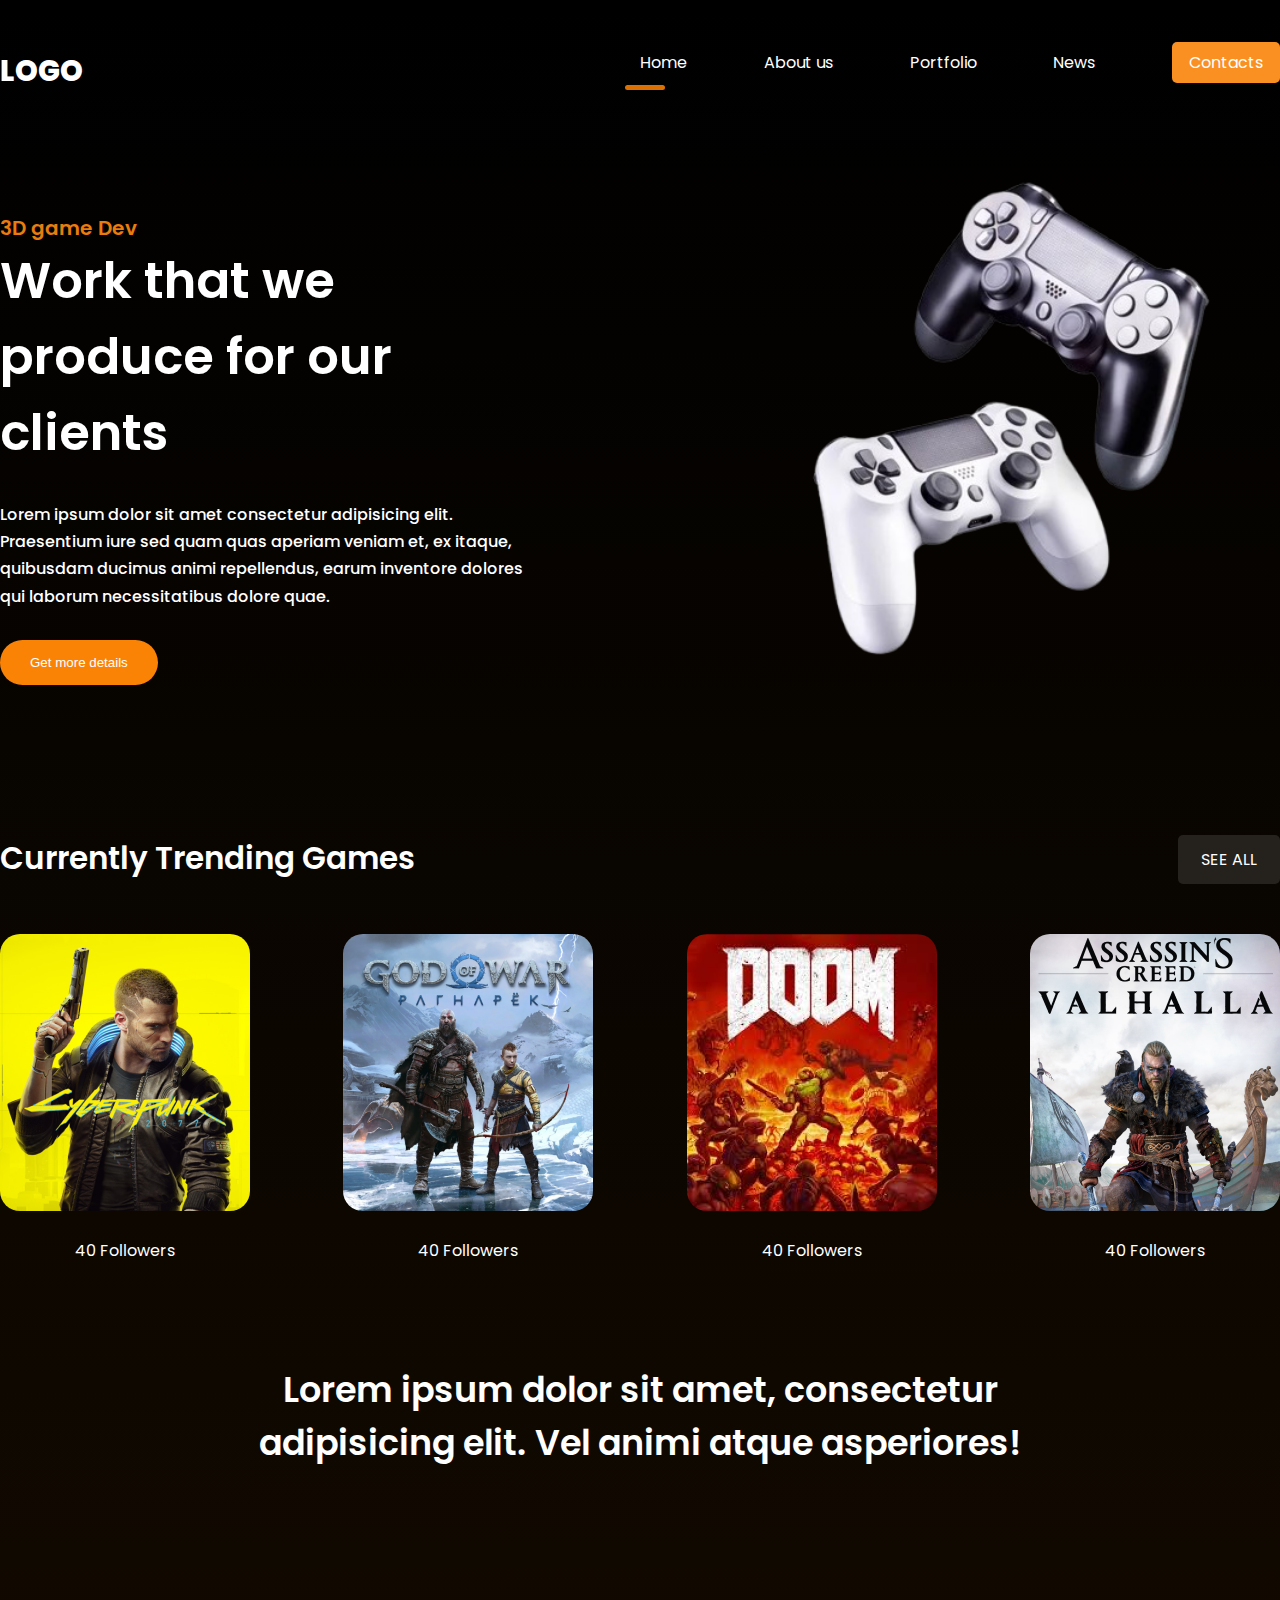
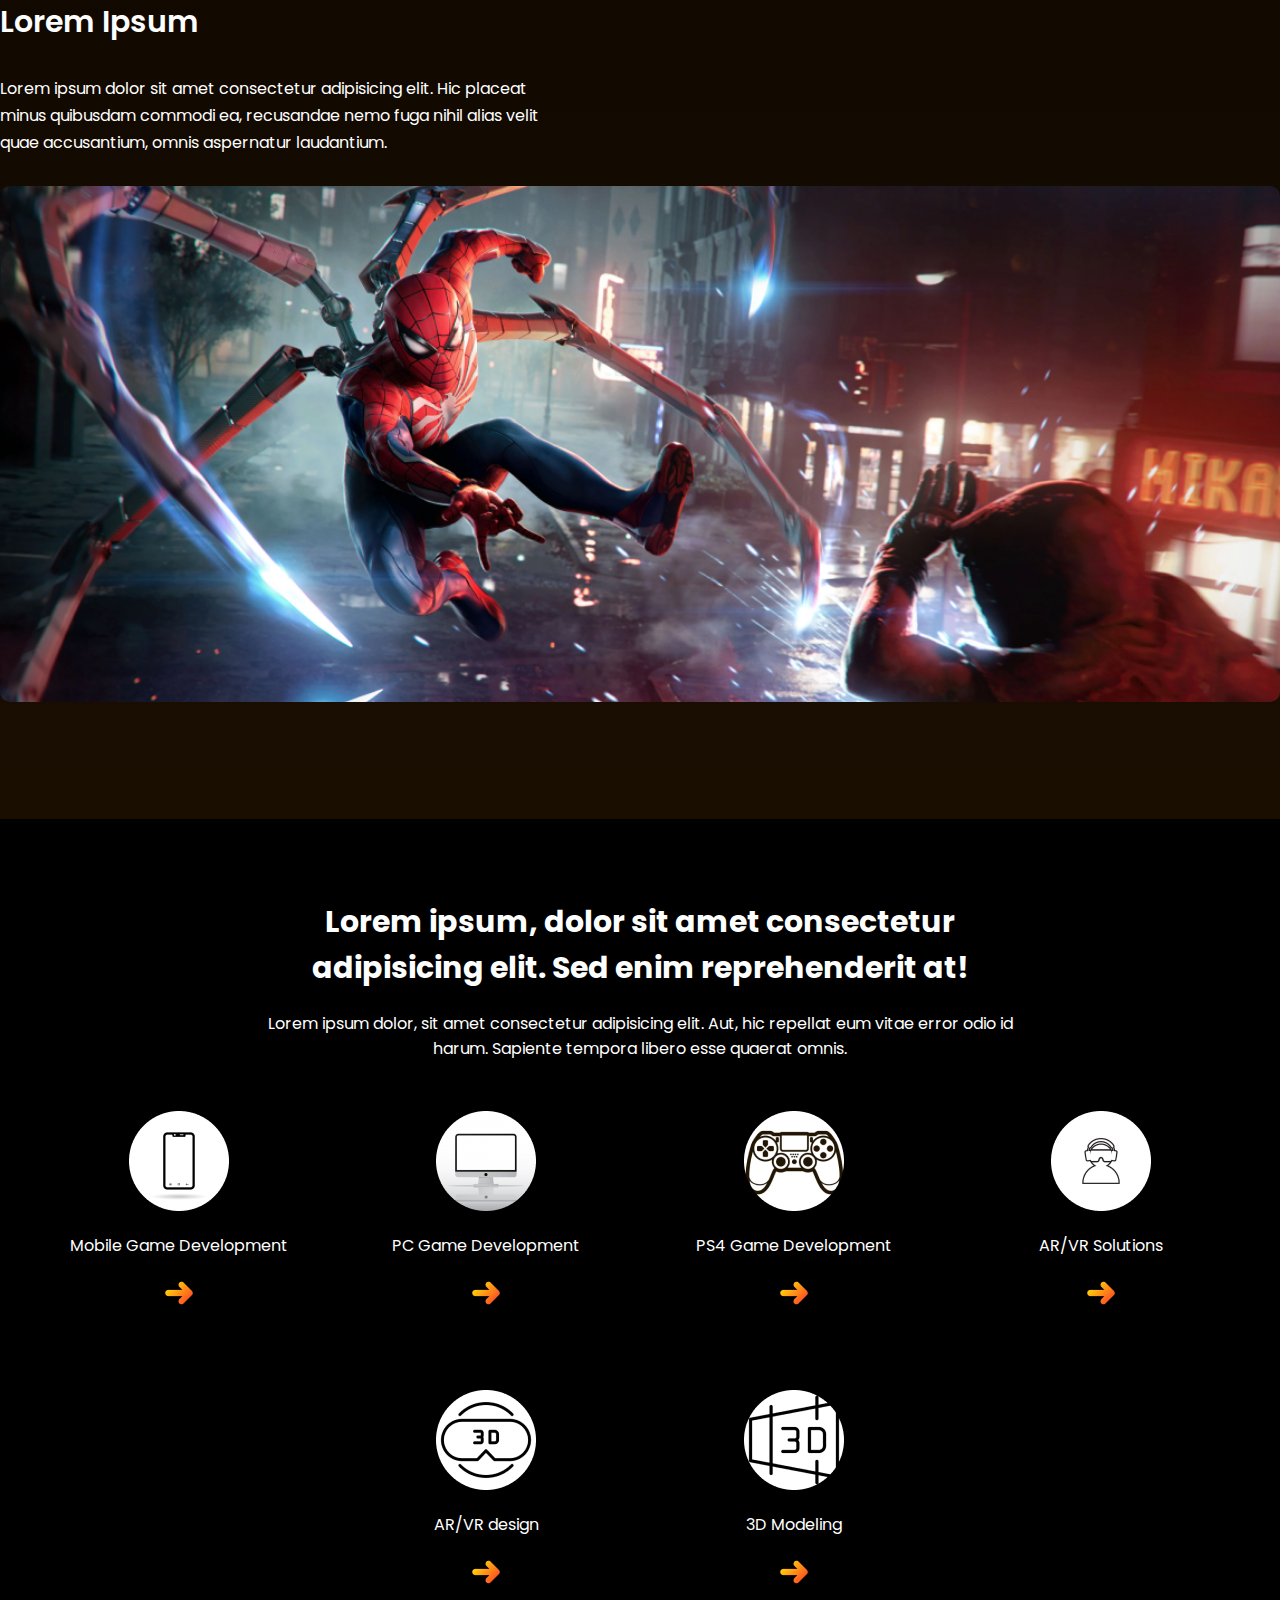
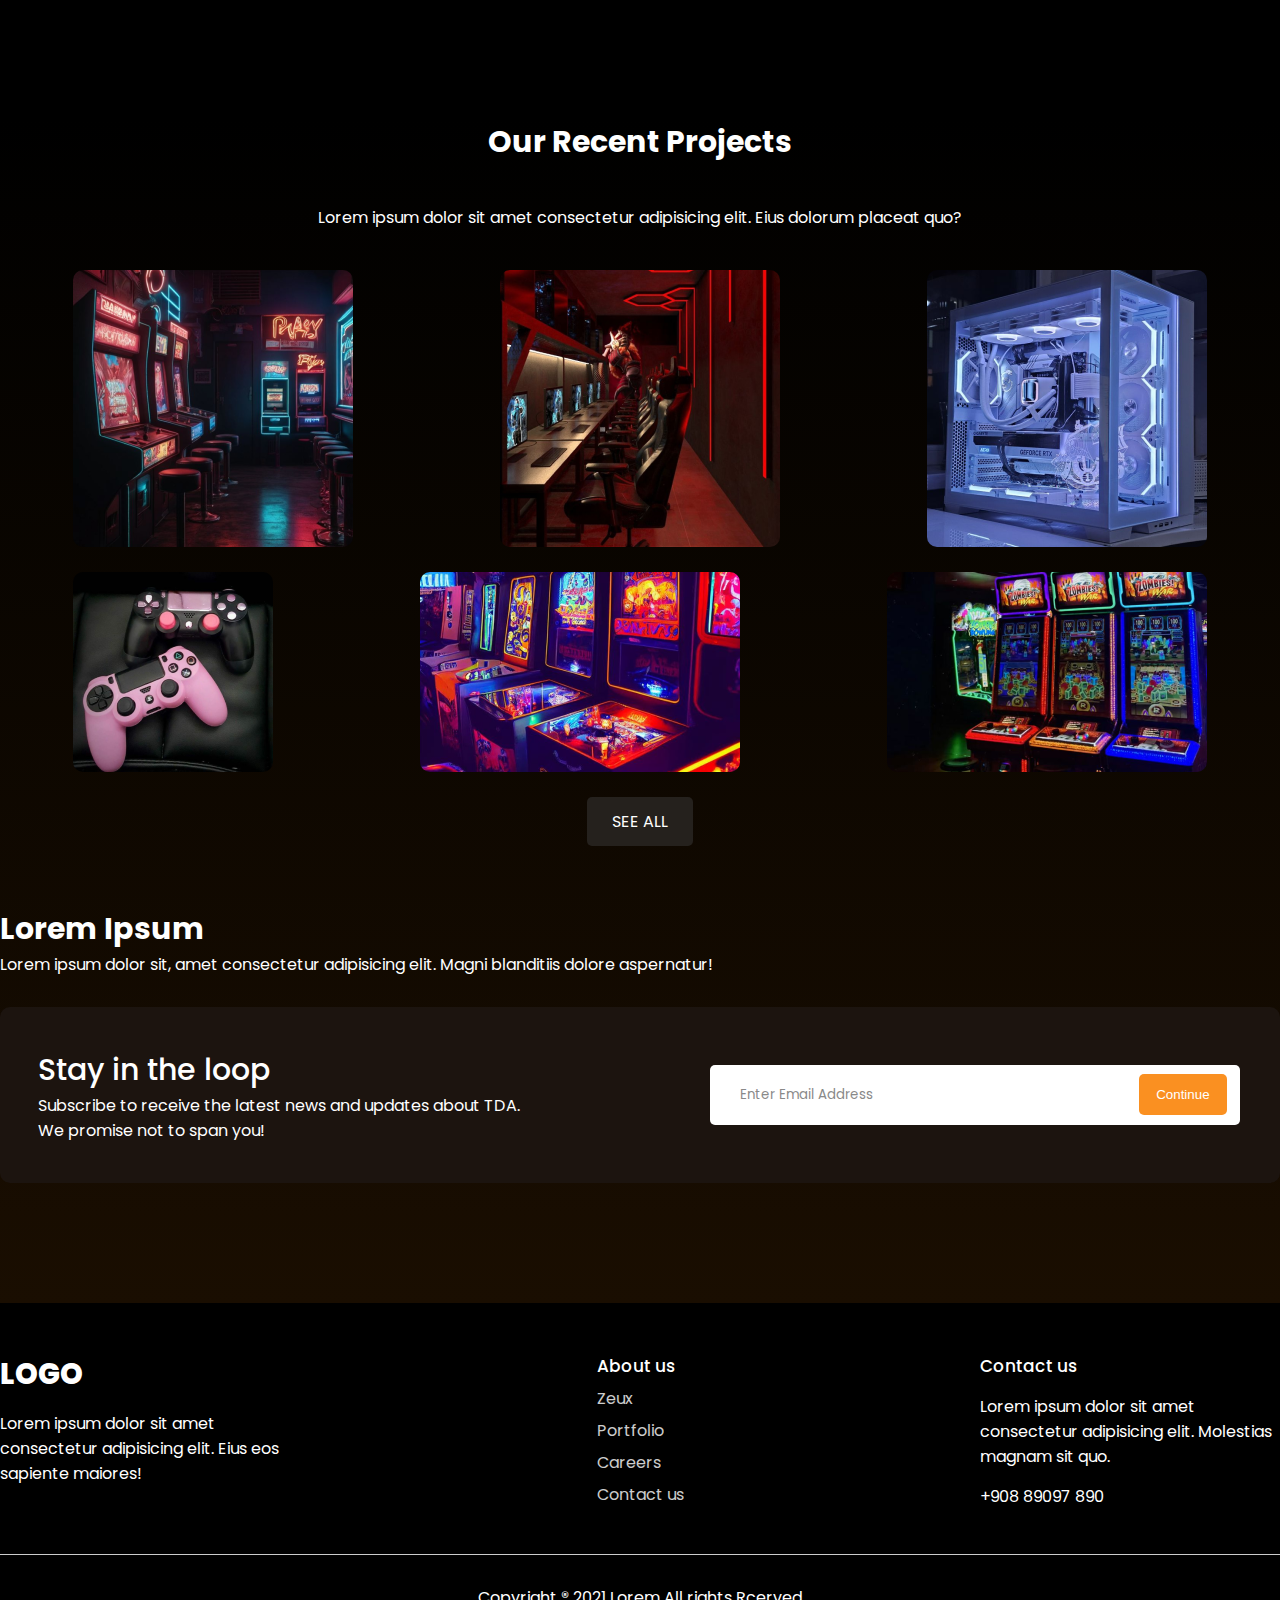
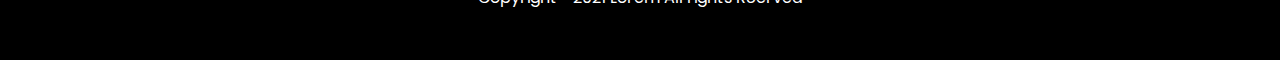
<file: index.html>
<!DOCTYPE html>
<html lang="en">
<head>
    <meta charset="UTF-8">
    <meta name="viewport" content="width=device-width, initial-scale=1.0">
    <title>Test CSS</title>
    <link rel="stylesheet" href="/css/header.css">
    <link rel="stylesheet" href="/css/heroElements.css">
    <link rel="stylesheet" href="/css/games.css">
    <link rel="stylesheet" href="/css/iconsBlock.css">
    <link rel="stylesheet" href="/css/ourProjects.css">
    <link rel="stylesheet" href="/css/email.css">
    <link rel="stylesheet" href="/css/footer.css">
</head>
<body>
    <div class="wrapper">
        <header class="container">  
            <span class="logo">logo</span>
            <nav>
                <ul>
                    <li class="active"><a href="/">Home</a></li>
                    <li><a href="/about.html">About us</a></li>
                    <li><a href="#">Portfolio</a></li>
                    <li><a href="#">News</a></li>
                    <li class="btn"><a href="/contacts.html">Contacts</a></li>
                </ul>
            </nav>
        </header>

        <div class="hero container">
            <div class="hero--info">
                <h2>3D game Dev</h2>
                <h1>Work that we produce for our clients</h1>
                <p>Lorem ipsum dolor sit amet consectetur adipisicing elit. Praesentium iure sed quam quas aperiam veniam et, ex itaque, quibusdam ducimus animi repellendus, earum inventore dolores qui laborum necessitatibus dolore quae.</p>
                <button class="btn">Get more details</button>
            </div>
            <img src="/img/joystick.png" alt="">
        </div>

        <div class="container trending">
            <a href="#" class="see-all">SEE ALL</a>
            <h3>Currently Trending Games</h3>

            <div class="games">
                <div class="block">
                    <img src="/img/game1.png" alt="">
                    <span>40 Followers</span>
                </div>
                <div class="block">
                    <img src="/img/game2.png" alt="">
                    <span>40 Followers</span>
                </div>
                <div class="block">
                    <img src="/img/game3.png" alt="">
                    <span>40 Followers</span>
                </div>
                <div class="block">
                    <img src="/img/game4.png" alt="">
                    <span>40 Followers</span>
                </div>
            </div>
        </div>

        <div class="container big-text">
            <p>Lorem ipsum dolor 
                sit amet, consectetur 
                adipisicing elit. 
                Vel animi atque 
                asperiores!</p>
        </div>

        <div class="container banner">
            <h3>Lorem Ipsum</h3>
            <p>Lorem ipsum dolor sit amet consectetur 
                adipisicing elit. Hic placeat minus 
                quibusdam commodi ea, recusandae nemo 
                fuga nihil alias velit quae accusantium, 
                omnis aspernatur laudantium.</p>
            <img src="/img/spiderMan.png" alt="">
        </div>
    </div>

    <div class="features">
        <div class="container">
            <h3>Lorem ipsum, dolor sit amet consectetur 
                adipisicing elit. Sed enim reprehenderit at!
            </h3>
            <p>Lorem ipsum dolor, sit amet consectetur 
                adipisicing elit. Aut, hic repellat eum 
                vitae error odio id harum. Sapiente tempora 
                libero esse quaerat omnis.
            </p>
            <div class="info">
                <div class="block">
                    <img src="/img/icon1.png" alt="">
                    <p>Mobile Game Development</p>
                    <img src="/img/strelka2.png" alt="">
                </div>
                <div class="block">
                    <img src="/img/icon2.png" alt="">
                    <p>PC Game Development</p>
                    <img src="/img/strelka2.png" alt="">
                </div>
                <div class="block">
                    <img src="/img/icon3.png" alt="">
                    <p>PS4 Game Development</p>
                    <img src="/img/strelka2.png" alt="">
                </div>
                <div class="block">
                    <img src="/img/icon4.png" alt="">
                    <p>AR/VR Solutions</p>
                    <img src="/img/strelka2.png" alt="">
                </div>
                <div class="block">
                    <img src="/img/icon5.png" alt="">
                    <p>AR/VR design</p>
                    <img src="/img/strelka2.png" alt="">
                </div>
                <div class="block">
                    <img src="/img/icon6.png" alt="">
                    <p>3D Modeling</p>
                    <img src="/img/strelka2.png" alt="">
                </div>
            </div>
        </div>
    </div>

    <div class="wrapper">
        <div class="container projects">
            <h3>Our Recent Projects</h3>
            <p>Lorem ipsum dolor sit amet 
                consectetur adipisicing elit. 
                Eius dolorum placeat quo?
            </p>
            <div class="images">
                <img src="/img/ourPr1.png" alt="">
                <img src="/img/ourPr2.png" alt="">
                <img src="/img/ourPr3.png" alt="">
            </div>
            <div class="images">
                <img src="/img/ourPr4.png" alt="">
                <img src="/img/ourPr5.png" alt="">
                <img src="/img/ourPr6.png" alt="">
            </div>
            <a href="#" class="see-all">SEE ALL</a>
        </div>

        <div class="container email">
            <h3>Lorem Ipsum</h3>
            <p>Lorem ipsum dolor sit, amet consectetur 
                adipisicing elit. Magni blanditiis 
                dolore aspernatur!
            </p>
            <div class="block">
                <div>
                    <h4>Stay in the loop</h4>
                    <p>Subscribe to receive the latest news and 
                        updates about TDA. We promise not to span you!
                    </p>
                </div>
                <div>
                    <input type="text" id="emailField" placeholder="Enter Email Address">
                    <button onclick="checEmail()">Continue</button>
                </div>
            </div>
        </div>
    </div>

    <footer>
        <div class="blocks container">
            <div>
                <span class="logo">logo</span>
                <p>Lorem ipsum dolor sit amet 
                    consectetur adipisicing elit. 
                    Eius eos sapiente maiores!
                </p>
            </div>
            <div>
                <h4>About us</h4>
                <ul>
                    <li>Zeux</li>
                    <li>Portfolio</li>
                    <li>Careers</li>
                    <li>Contact us</li>
                </ul>
            </div>
            <div>
                <h4>Contact us</h4>
                <p>Lorem ipsum dolor sit amet 
                    consectetur adipisicing elit. 
                    Molestias magnam sit quo.
                </p>
                <p>+908 89097 890</p>
            </div>
        </div>
        <hr>
        <p>Copyright ® 2021 Lorem All rights Rcerved</p>
    </footer>

    <script>
        function checEmail() {
            let email = document.querySelector('#emailField').value;
            if(!email.includes('@')) alert("Нет символа @");
            else if(!email.includes('.')) alert("Нет символа .");
            else alert("Email адрес успешно проверен!");
        }
    </script>
</body>
</html>
</file>
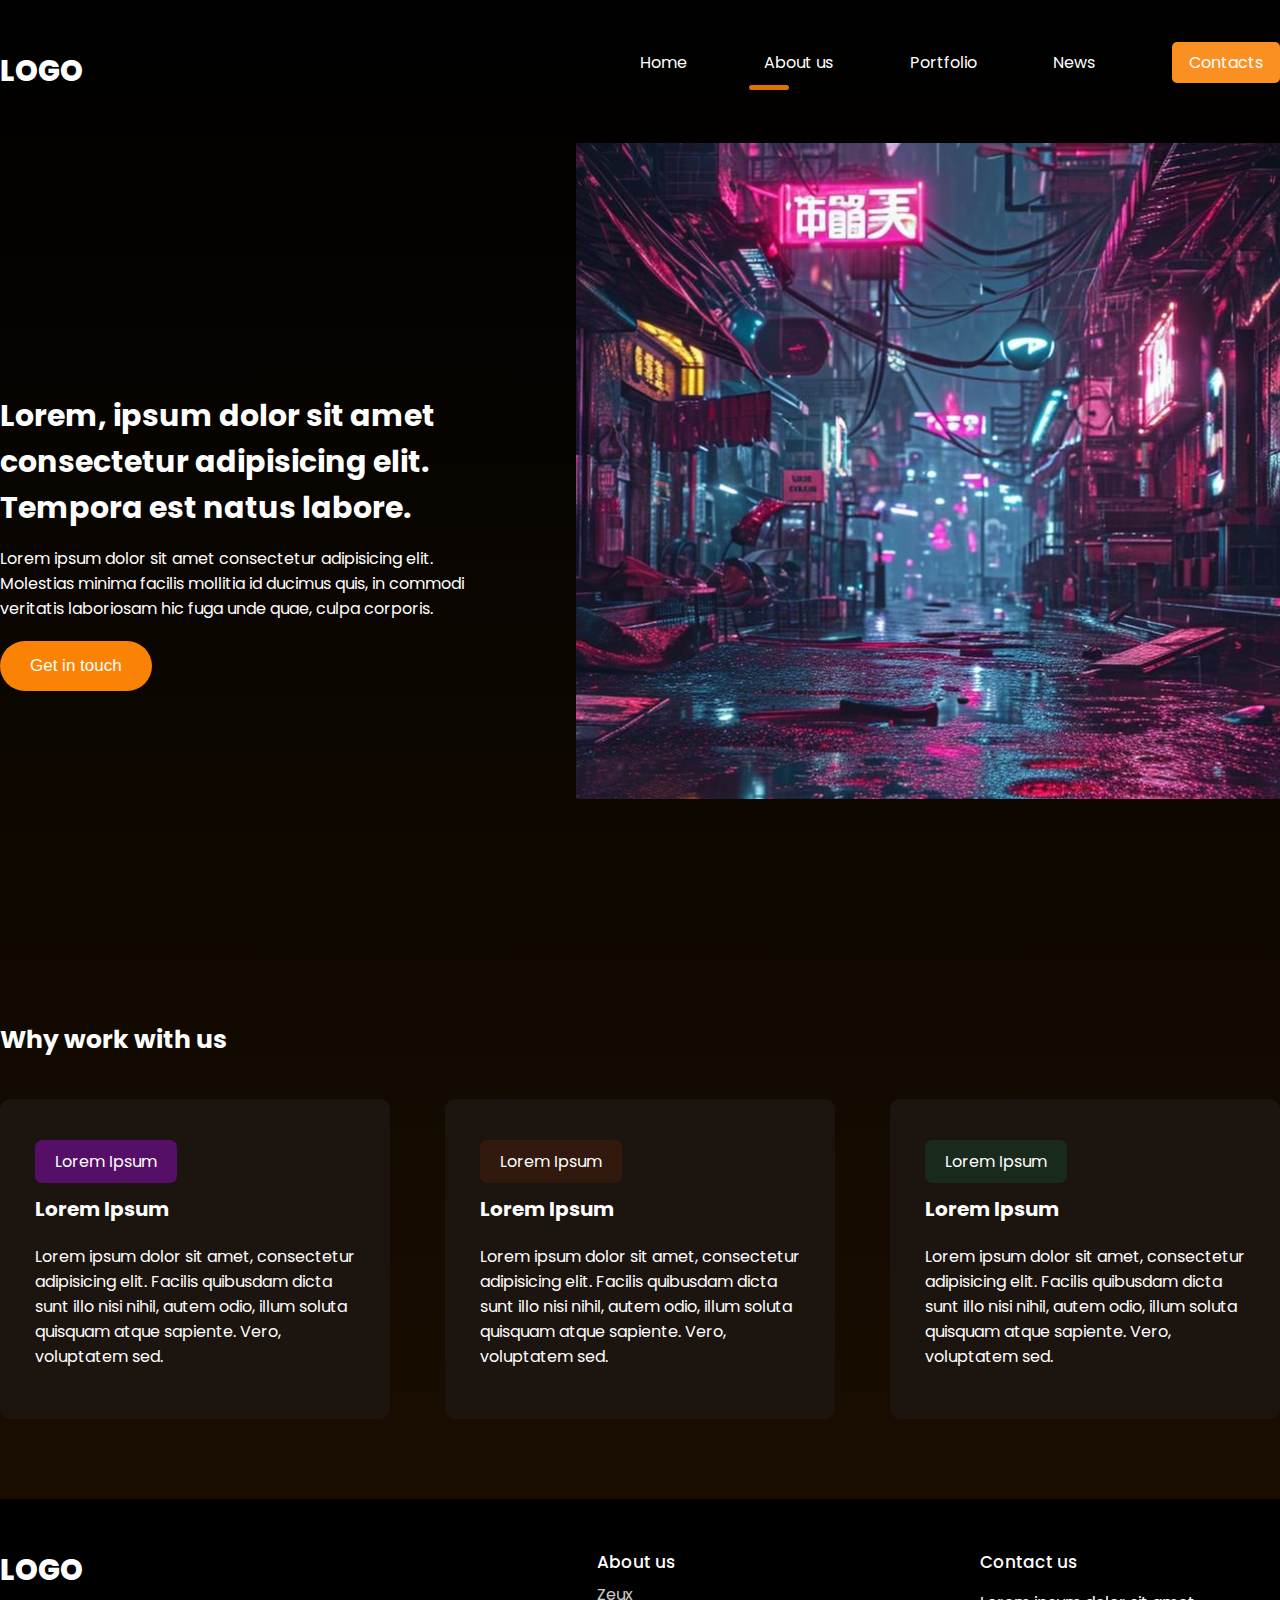
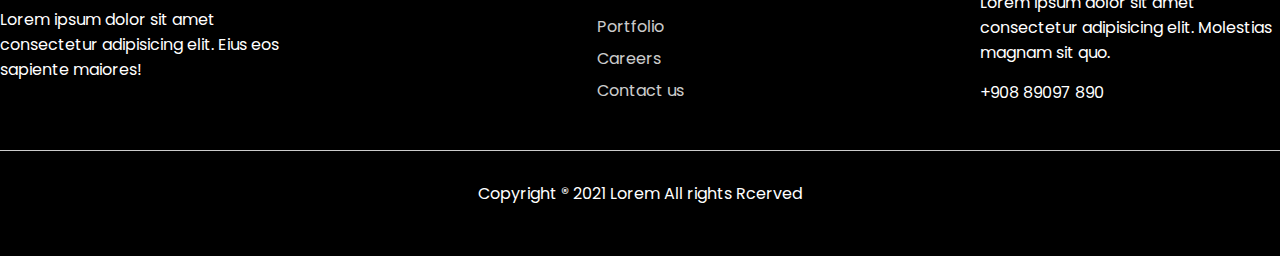
<file: about.html>
<!DOCTYPE html>
<html lang="en">
<head>
    <meta charset="UTF-8">
    <meta name="viewport" content="width=device-width, initial-scale=1.0">
    <title>Test CSS</title>
    <link rel="stylesheet" href="/css/header.css">
    <link rel="stylesheet" href="/css/heroElements.css">
    <link rel="stylesheet" href="/css/games.css">
    <link rel="stylesheet" href="/css/iconsBlock.css">
    <link rel="stylesheet" href="/css/ourProjects.css">
    <link rel="stylesheet" href="/css/email.css">
    <link rel="stylesheet" href="/css/footer.css">
    <link rel="stylesheet" href="/css/about.css">
</head>
<body>
    <div class="wrapper">
        <header class="container">  
            <span class="logo">logo</span>
            <nav>
                <ul>
                    <li><a href="/">Home</a></li>
                    <li  class="active"><a href="/about.html">About us</a></li>
                    <li><a href="#">Portfolio</a></li>
                    <li><a href="#">News</a></li>
                    <li class="btn"><a href="/contacts.html">Contacts</a></li>
                </ul>
            </nav>
        </header>

        <div class="hero-about container">
            <div class="info">
                <h1>Lorem, ipsum dolor sit amet 
                    consectetur adipisicing elit. 
                    Tempora est natus labore.
                </h1>
                <p>Lorem ipsum dolor sit amet 
                    consectetur adipisicing elit. 
                    Molestias minima facilis mollitia 
                    id ducimus quis, in commodi veritatis 
                    laboriosam hic fuga unde quae, culpa 
                    corporis.
                </p>
                <button class="btn">Get in touch</button>
            </div>
            <img src="/img/boutUsPhoto.png" alt="">
        </div>

        <div class="container work">
            <h2>Why work with us</h2>
            <div class="blocks">
                <div class="block">
                    <span class="badge purple">Lorem Ipsum</span>
                    <h3>Lorem Ipsum</h3>
                    <p>Lorem ipsum dolor sit amet, 
                        consectetur adipisicing elit. 
                        Facilis quibusdam dicta sunt 
                        illo nisi nihil, autem odio, 
                        illum soluta quisquam atque 
                        sapiente. Vero, voluptatem sed.
                    </p>
                </div>
                <div class="block">
                    <span class="badge brown">Lorem Ipsum</span>
                    <h3>Lorem Ipsum</h3>
                    <p>Lorem ipsum dolor sit amet, 
                        consectetur adipisicing elit. 
                        Facilis quibusdam dicta sunt 
                        illo nisi nihil, autem odio, 
                        illum soluta quisquam atque 
                        sapiente. Vero, voluptatem sed.
                    </p>
                </div>
                <div class="block">
                    <span class="badge green">Lorem Ipsum</span>
                    <h3>Lorem Ipsum</h3>
                    <p>Lorem ipsum dolor sit amet, 
                        consectetur adipisicing elit. 
                        Facilis quibusdam dicta sunt 
                        illo nisi nihil, autem odio, 
                        illum soluta quisquam atque 
                        sapiente. Vero, voluptatem sed.
                    </p>
                </div>
            </div>
        </div>
    </div>

    <footer>
        <div class="blocks container">
            <div>
                <span class="logo">logo</span>
                <p>Lorem ipsum dolor sit amet 
                    consectetur adipisicing elit. 
                    Eius eos sapiente maiores!
                </p>
            </div>
            <div>
                <h4>About us</h4>
                <ul>
                    <li>Zeux</li>
                    <li>Portfolio</li>
                    <li>Careers</li>
                    <li>Contact us</li>
                </ul>
            </div>
            <div>
                <h4>Contact us</h4>
                <p>Lorem ipsum dolor sit amet 
                    consectetur adipisicing elit. 
                    Molestias magnam sit quo.
                </p>
                <p>+908 89097 890</p>
            </div>
        </div>
        <hr>
        <p>Copyright ® 2021 Lorem All rights Rcerved</p>
    </footer>
</body>
</html>
</file>
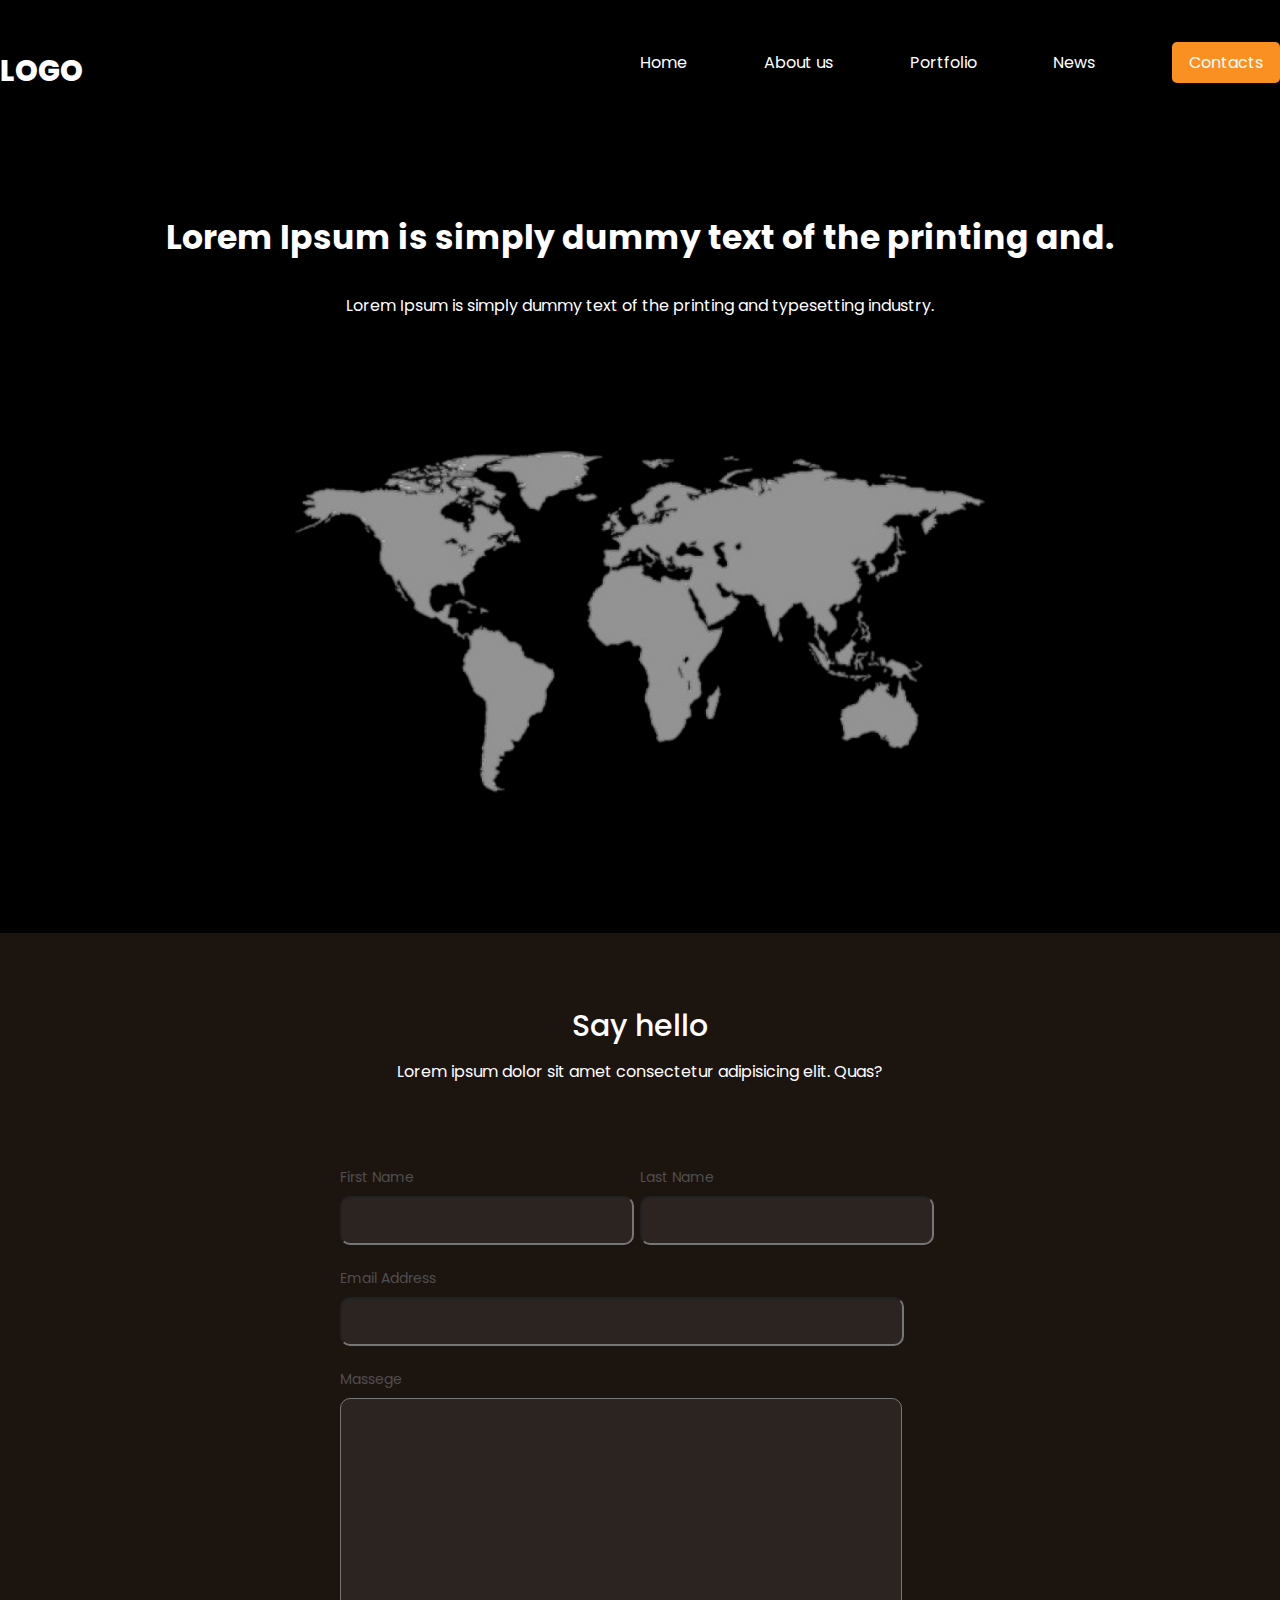
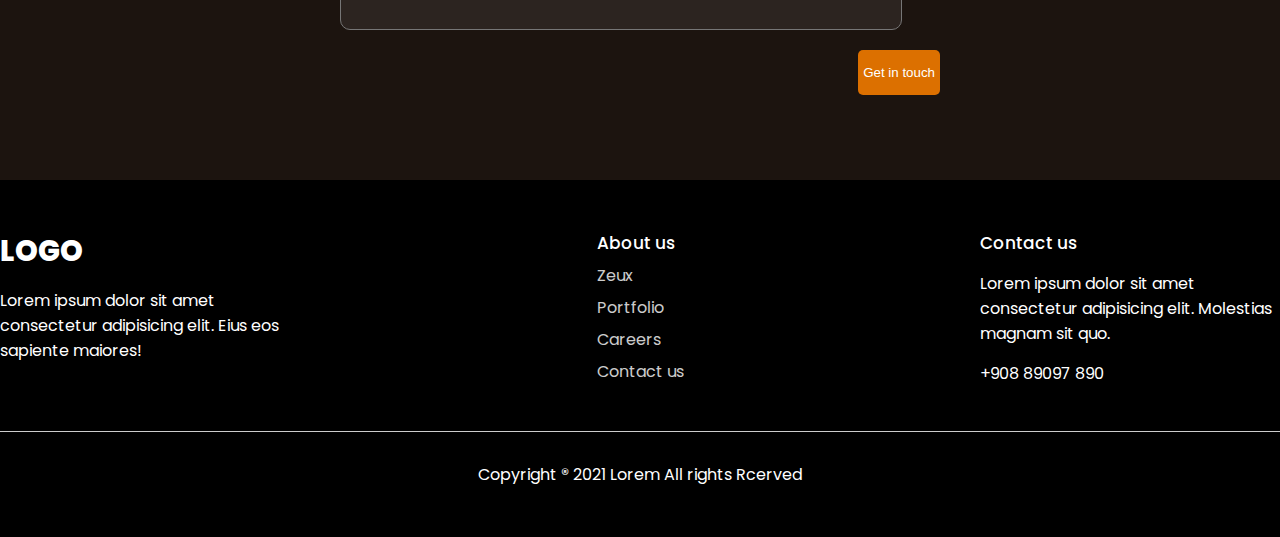
<file: contacts.html>
<!DOCTYPE html>
<html lang="en">
<head>
    <meta charset="UTF-8">
    <meta name="viewport" content="width=device-width, initial-scale=1.0">
    <title>Test CSS</title>
    <link rel="stylesheet" href="/css/header.css">
    <link rel="stylesheet" href="/css/heroElements.css">
    <link rel="stylesheet" href="/css/games.css">
    <link rel="stylesheet" href="/css/iconsBlock.css">
    <link rel="stylesheet" href="/css/ourProjects.css">
    <link rel="stylesheet" href="/css/email.css">
    <link rel="stylesheet" href="/css/footer.css">
    <link rel="stylesheet" href="/css/about.css">
    <link rel="stylesheet" href="/css/contscts.css">
</head>
<body>
    <header class="container">  
        <span class="logo">logo</span>
        <nav>
            <ul>
                <li><a href="/">Home</a></li>
                <li><a href="/about.html">About us</a></li>
                <li><a href="#">Portfolio</a></li>
                <li><a href="#">News</a></li>
                <li class="btn"><a href="/contacts.html">Contacts</a></li>
            </ul>
        </nav>
    </header>

    <div class="container hero-contacts">
        <h1>Lorem Ipsum is simply dummy text of the printing and.</h1>
        <p>Lorem Ipsum is simply dummy text of the printing and typesetting industry.</p>
        <img src="/img/map.png" alt="">
    </div>

    <div class="feedback">
        <div class="container">
            <h2>Say hello</h2>
            <p>Lorem ipsum dolor sit amet 
                consectetur adipisicing elit. Quas?
            </p>

            <form>
                <div class="inline">
                    <div>
                        <label>First Name</label>
                        <input type="text">
                    </div>
                    <div>
                        <label>Last Name</label>
                        <input type="text">
                    </div>
                </div>
                <label>Email Address</label>
                <input type="email" class="one=line">

                <label>Massege</label>
                <textarea class="one=line"></textarea>

                <button type="button">Get in touch</button>
            </form>
        </div>
    </div>

    <footer>
        <div class="blocks container">
            <div>
                <span class="logo">logo</span>
                <p>Lorem ipsum dolor sit amet 
                    consectetur adipisicing elit. 
                    Eius eos sapiente maiores!
                </p>
            </div>
            <div>
                <h4>About us</h4>
                <ul>
                    <li>Zeux</li>
                    <li>Portfolio</li>
                    <li>Careers</li>
                    <li>Contact us</li>
                </ul>
            </div>
            <div>
                <h4>Contact us</h4>
                <p>Lorem ipsum dolor sit amet 
                    consectetur adipisicing elit. 
                    Molestias magnam sit quo.
                </p>
                <p>+908 89097 890</p>
            </div>
        </div>
        <hr>
        <p>Copyright ® 2021 Lorem All rights Rcerved</p>
    </footer>
</body>
</html>
</file>
<file: css/header.css>
@import url('https://fonts.googleapis.com/css2?family=Poppins:ital,wght@0,100;0,200;0,300;0,400;0,500;0,600;0,700;0,800;0,900;1,100;1,200;1,300;1,400;1,500;1,600;1,700;1,800;1,900&display=swap');

* {
    margin: 0;
    padding: 0;
}

body {
    font-family: 'Poppins', sans-serif;
    font-weight: 400;
    color: #ffff;
    font-size: 16px;
    background: black;
}

a {
    text-decoration: none;
}

img {
    max-width: 100%;
}

.wrapper {
    background: linear-gradient(180deg, rgba(0,0,0,1) 0%, rgba(26,14,1,1) 100%);
    width: 100%;
}

.container {
    max-width: 1400px;
    margin: 0 auto;
}

header {
    padding: 50px 0px;
}

header .logo {
    text-transform: uppercase;
    font-size: 29px;
    font-weight: 800;
}

header nav {
    float: right;
    width: 50%;
}

header nav ul {
    list-style: none;
    display: flex;
    justify-content: space-between;
    z-index: 2;
    position: relative;
}

header nav ul li {
    display: inline-block;
}

header nav ul li a {
    color: #ffff;
}

header nav ul li.active::after {
    content: '';
    display: block;
    width: 40px;
    height: 5px;
    background: #DC7000;
    border-radius: 10px;
    position: relative;
    top: 10px;
    left: -15px;
}

header nav ul li:not(.active):not(.btn) a:hover {
    border-bottom: 5px solid #DC7000;
}

header nav ul li.btn a {
    background: #FA9021;
    padding: 9px 17px;
    border-radius: 5px;
    transition: all 500ms ease;
}

header nav ul li.btn a:hover {
    background: #a02604;
}
</file>
<file: css/heroElements.css>
.hero {
    padding-bottom: 100px;
    position: relative;
    z-index: 1;
}

.hero--info {
    width: 530px;
    padding-top: 70px;
}

.hero--info h2 {
    color: #E87D0E;
    font-size: 20px;
    font-weight: 600;
}

.hero--info h1 {
    font-size: 50px;
    font-weight: 600;
}

.hero--info p {
    font-weight: 500;
    line-height: 170%;
    margin: 30px 0;
}

.hero--info .btn {
    background: #fa8305;
    color: #ffff;
    border-radius: 50px;
    padding: 15px 30px;
    border: 0;
    transition: all 500ms ease;

}

.hero--info .btn:hover {
    cursor: pointer;
    transform: scale(1.1);
}

.hero img {
    position: absolute;
    width: 600px;
    height: auto;
    top: 0;
    right: 0;
    left: 700px;
}
</file>
<file: css/games.css>
.trending {
    padding-top: 50px;
}

.trending h3 {
    font-weight: 600;
    font-size: 31px;
}

.trending .see-all {
    color: #ffff;
    background: #25211D;
    border-radius: 5px;
    padding: 12px 23px;
    float: right;
    display: block;
    transition: all 500ms ease;
}

.trending .see-all:hover {
    transform: scale(1.1);
}

.trending .games {
    display: flex;
    justify-content: space-between;
    width: 100%;
    padding: 50px 0;
}

.trending .games span {
    display: block;
    text-align: center;
    margin-top: 20px;
}

.trending .games .block img {
    border-radius: 20px;
} 

.big-text {
    padding: 50px 0;
    font-size: 35px;
    font-weight: 600;
    text-align: center;
    width: 800px;
}

.banner {
    padding: 80px 0;
}

.banner h3 {
    font-size: 30px;
    font-weight: 600;
    margin-bottom: 30px;
}

.banner p {
    line-height: 170%;
    margin-bottom: 30px;
    width: 550px;
}

.banner img {
    width: 100%;
    margin-bottom: 30px;
    border-radius: 10px;
}
</file>
<file: css/iconsBlock.css>
.features {
    background: url('/img/backBanner.png') no-repeat center center fixed;
    background-size: cover;
    padding: 80px 0;
}

.features h3,
.features p {
    margin-bottom: 20px;
    text-align: center;
    max-width: 800px;
    margin-left: auto;
    margin-right: auto;
}

.features h3 {
    font-size: 30px;
}

.features .info {
    display: flex;
    justify-content: center;
    flex-wrap: wrap;
}

.features .info .block {
    text-align: center;
    width: 20%;
    margin: 30px 2%;

}

.features .info .block img {
    margin-bottom: 15px;
}
</file>
<file: css/ourProjects.css>
.prodjects {
    padding: 100px 0;
}

.projects h3 {
    font-size: 30px;
    text-align: center;
}

.projects p {
    margin: 40px 0;
    text-align: center;
}

.projects .images {
    display: flex;
    justify-content: space-around;
    margin-bottom: 25px;
}

.projects .images img {
    border-radius: 10px;
}

.projects .see-all {
    color: #ffff;
    background: #25211D;
    border-radius: 5px;
    padding: 12px 23px;
    float: right;
    display: block;
    transition: all 500ms ease;
}

.projects .see-all:hover {
    transform: scale(1.1);
}

.projects .see-all {
    float: none;
    width: 60px;
    text-align: center;
    margin: 0 auto;
}
</file>
<file: css/email.css>
.email {
    padding-bottom: 120px;
}

.email h3 {
    margin-top: 60px;
    font-size: 30px;
}

.email .block {
    background: #1c140f;
    margin-top: 30px;
    border-radius: 10px;
    padding: 40px 3%;
    width: 94%;
    display: flex;
    justify-content: space-between;
    align-items: center;
}

.email .block h4 {
    font-size: 30px;
    font-weight: 500;
}

.email .block p {
    width: 500px;
}

.email .block input {
    background: #ffff;
    outline: none;
    border: 0;
    border-radius: 5px;
    width: 380px;
    font-family: 'Poppins', sans-serif;
    font-weight: 400;
    padding: 20px 30px;
    position: relative;
    right: -90px;
    z-index: 1;
    padding-right: 120px;
}

.email .block input::placeholder {
    color: #898989;
}

.email .block button {
    background: #fa9021;
    padding: 13px 17px;
    border-radius: 5px;
    transition: all 500ms ease;
    cursor: pointer;
    border: 0;
    position: relative;
    left: -15px;
    z-index: 2;
    color: #ffff;
}

.email .block button:hover {
    background: #a02604;
}
</file>
<file: css/footer.css>
footer {
    background: black;
    padding: 50px 0;
}

footer .blocks {
    display: flex;
    justify-content: space-between;
}

footer .blocks .logo {
    text-transform: uppercase;
    font-size: 29px;
    font-weight: 800;
}

footer .blocks p {
    width: 300px;
    margin: 15px 0;
}

footer .blocks h4 {
    font-size: 17px;
    font-weight: 500;
}

footer .blocks ul {
    list-style: none;
}

footer .blocks ul li {
    margin-top: 7px;
    opacity: 0.8;
}

footer hr {
    margin: 30px 0;
    border: 0;
    height: 0.6px;
    background: #ccc;
}

footer > p {
    text-align: center;
}
</file>
<file: css/about.css>
.hero-about {
    position: relative;
}

.hero-about .info {
    width: 500px;
    padding: 250px 0;
}

.hero-about .info h1 {
    margin-bottom: 15px;
    font-size: 30px;
}

.hero-about .info .btn {
    background: #fa8305;
    color: #ffff;
    border-radius: 50px;
    padding: 15px 30px;
    border: 0;
    transition: all 500ms ease;
    font-size: 17px;
    margin-top: 20px;
}

.hero-about .info .btn:hover {
    cursor: pointer;
    transform: scale(1.1);
}

.hero-about img {
    position: absolute;
    top: 0;
    right: -35px;
}

.work {
    padding: 80px 0;
}

.work h2 {
    font-size: 25px;
    margin-bottom: 40px;
}

.work .blocks {
    display: flex;
    justify-content: space-between;
}

.work .blocks .block {
    width: 25%;
    border-radius: 10px;
    padding: 50px 35px;
    background: #1c140f;
}

.work .blocks .block h3 {
    font-size: 20px;
    margin: 20px 0;
}

.work .blocks .block .badge {
    border-radius: 7px;
    padding: 10px 20px;
}

.work .blocks .block .badge.purple {
    background: #560f67;
}

.work .blocks .block .badge.brown {
    background: #31190d;
}

.work .blocks .block .badge.green {
    background: #192a1d;
}
</file>
<file: css/contscts.css>
.hero-contacts h1 {
    text-align: center;
    margin-top: 70px;
    margin-bottom: 30px;
    font-size: 33px;
}

.hero-contacts p {
    text-align: center;
}

.hero-contacts img {
    width: 70%;
    margin: 80px 15%;
}

.feedback {
    padding: 70px 0;
    background: #1c140f;
}

.feedback h2 {
    text-align: center;
    font-weight: 500;
    font-size: 30px;
}

.feedback p {
    text-align: center;
    margin-top: 10px;
}

.feedback form {
    margin: 80px auto;
    width: 600px;
}

.feedback form .inline {
    display: flex;
    justify-content: space-between;
}

.feedback form .inline > div {
    width: 50%;
}

.feedback form label {
    color: #4f4f4f;
    font-size: 14px;
}

.feedback form input, 
.feedback form textarea {
    background: #2c2420;
    border-radius: 10px;
    border: 0.6 solid #cecece;
    display: block;
    width: 90%;
    padding: 15px 10px;
    outline: none;
    color: white;
    margin-top: 7px;
    margin-bottom: 20px;
}

.feedback form .one-line {
    width: 96%;
}

.feedback form textarea {
    resize: none;
    height: 200px;
}

.feedback form button {
    background: #dc7000;
    border-radius: 5px;
    border: 0;
    float: right;
    cursor: pointer;
    color: #ffff;
    padding: 15px 5px;
    transition: all 500ms ease;
}

.feedback form button:hover {
    background: #b01414;
}
</file>
